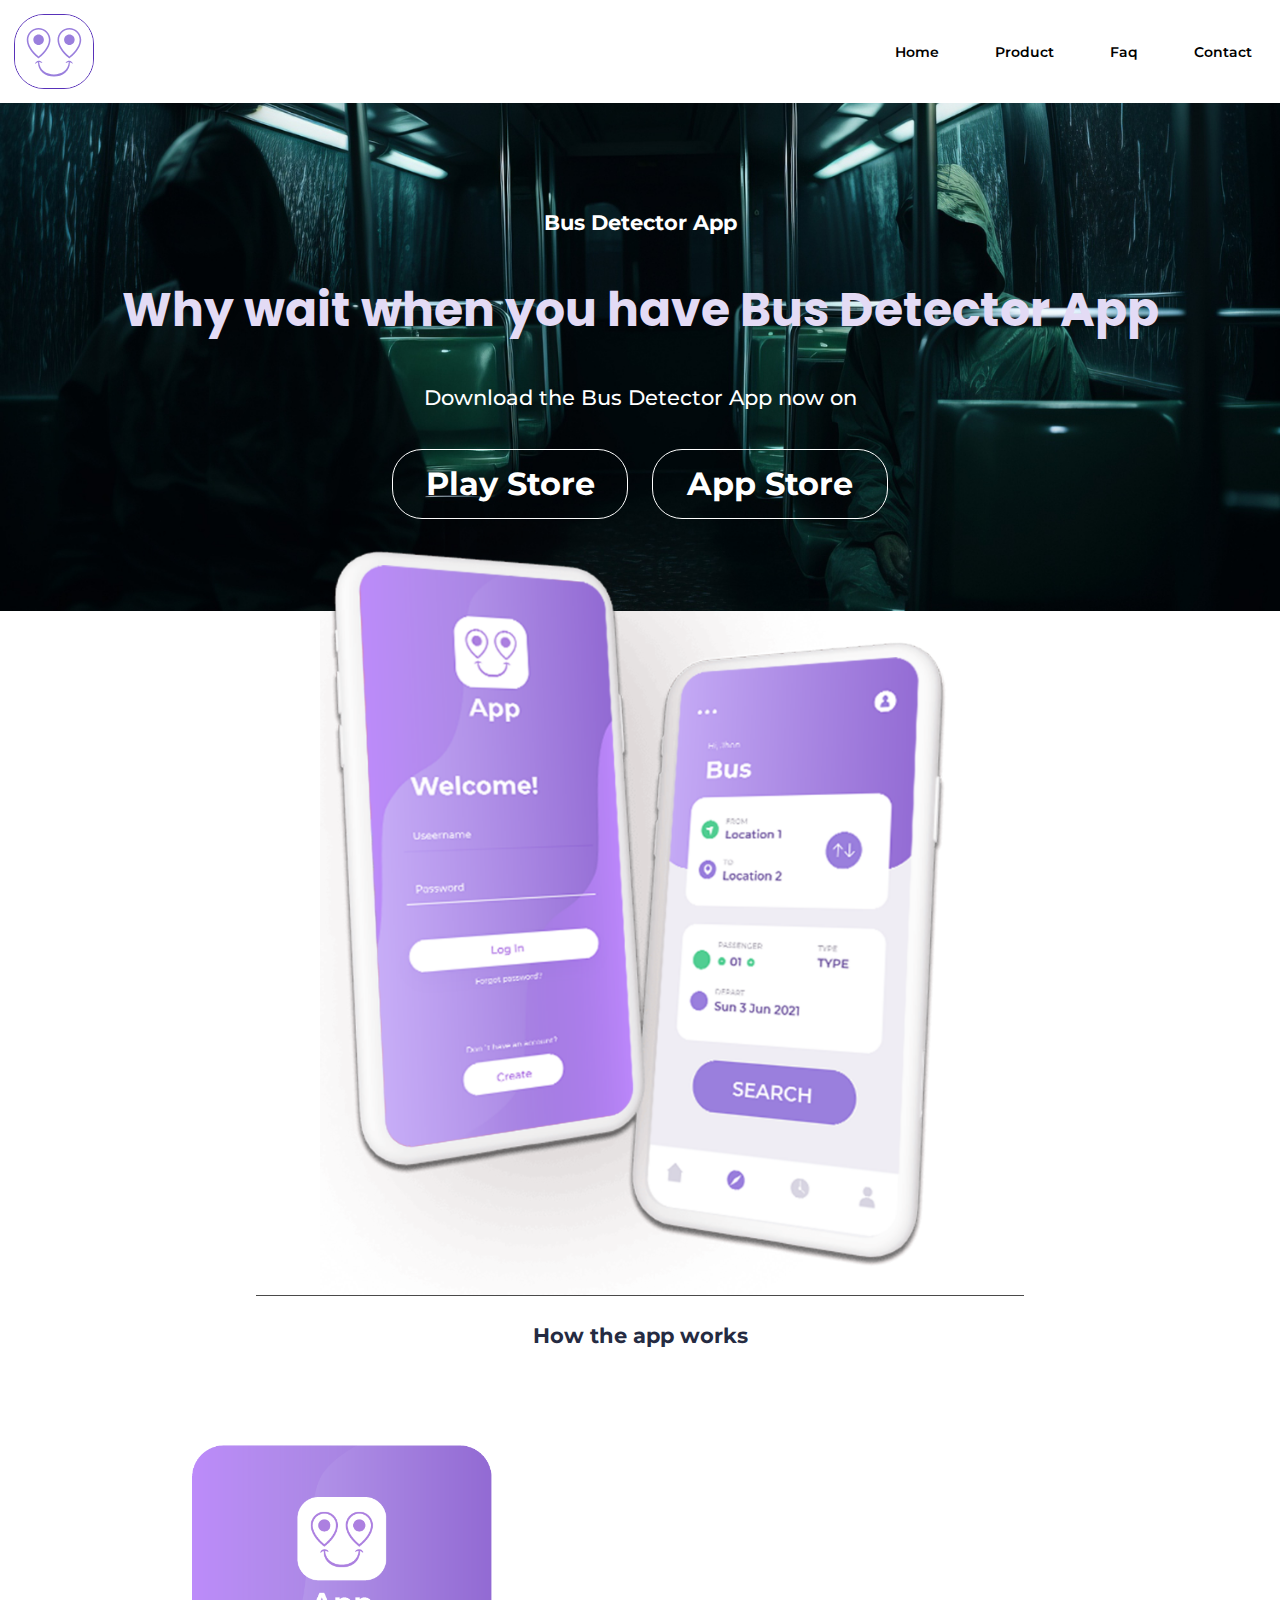
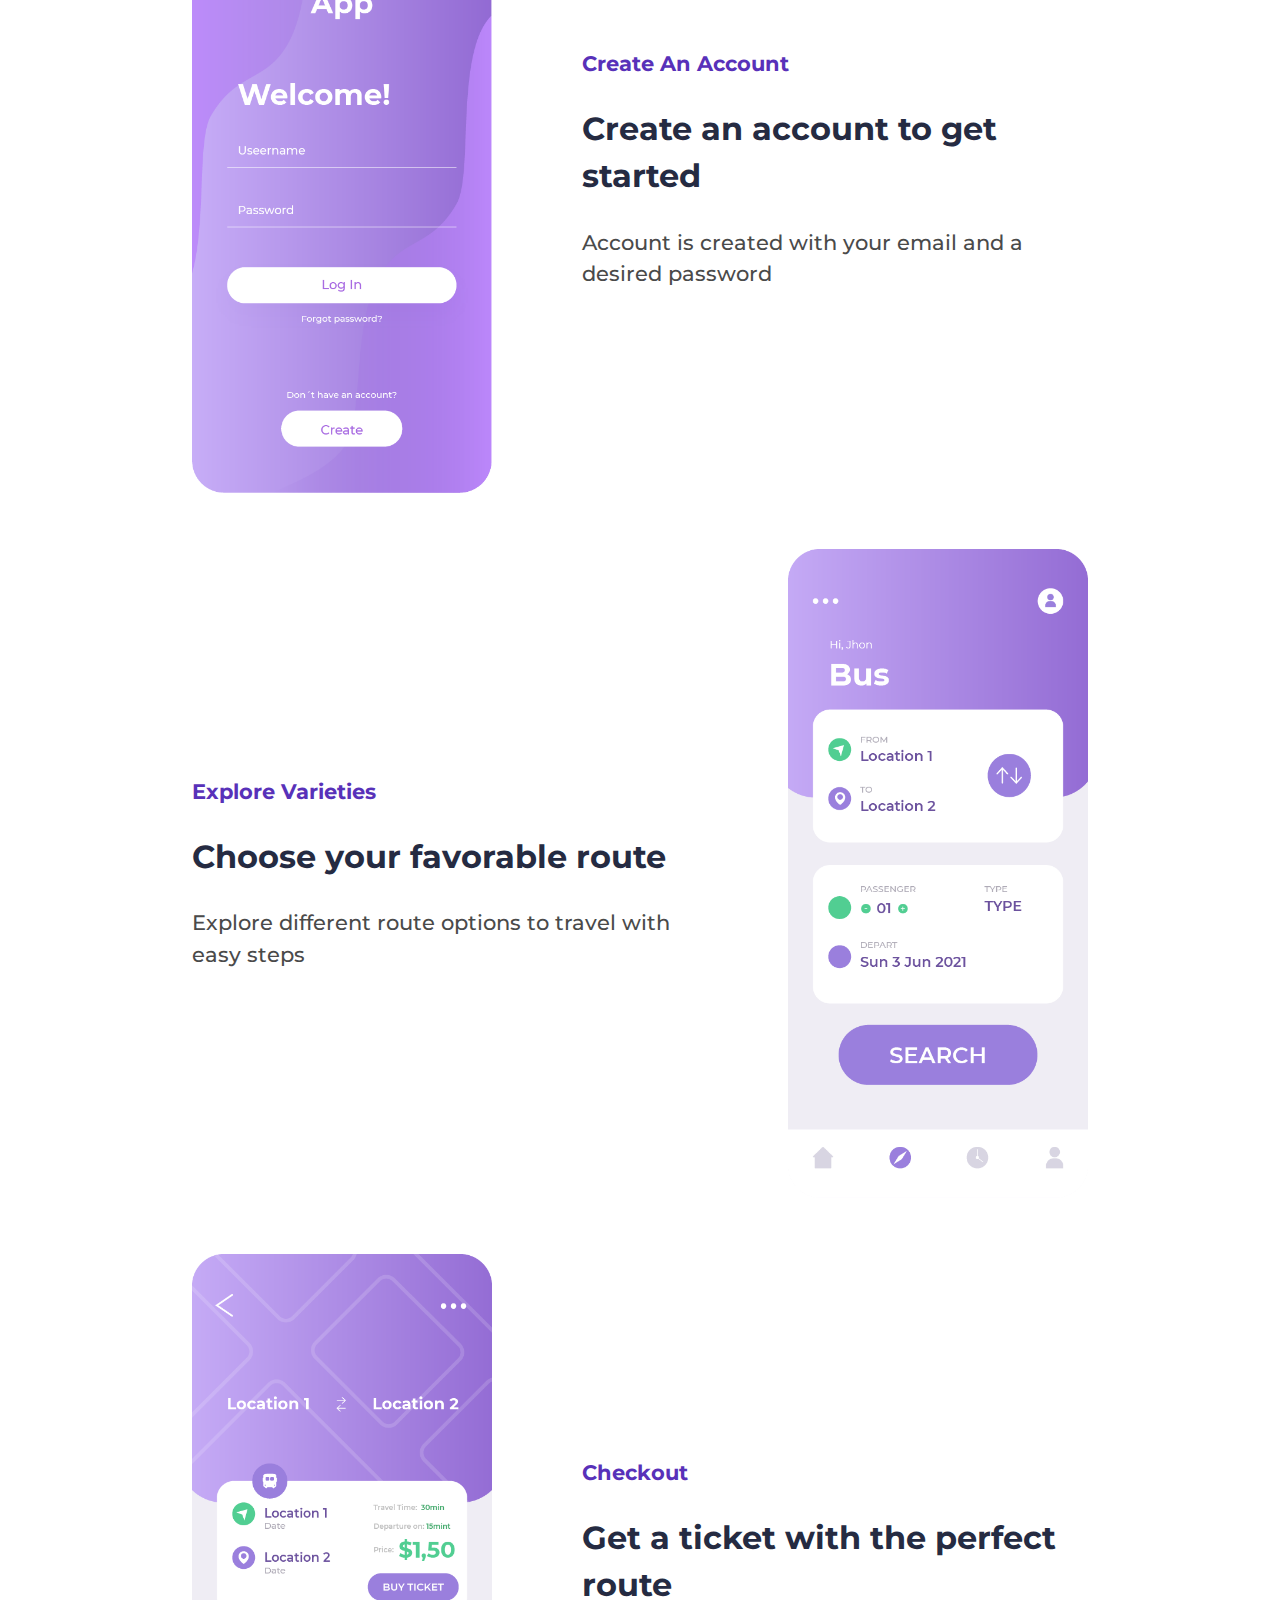
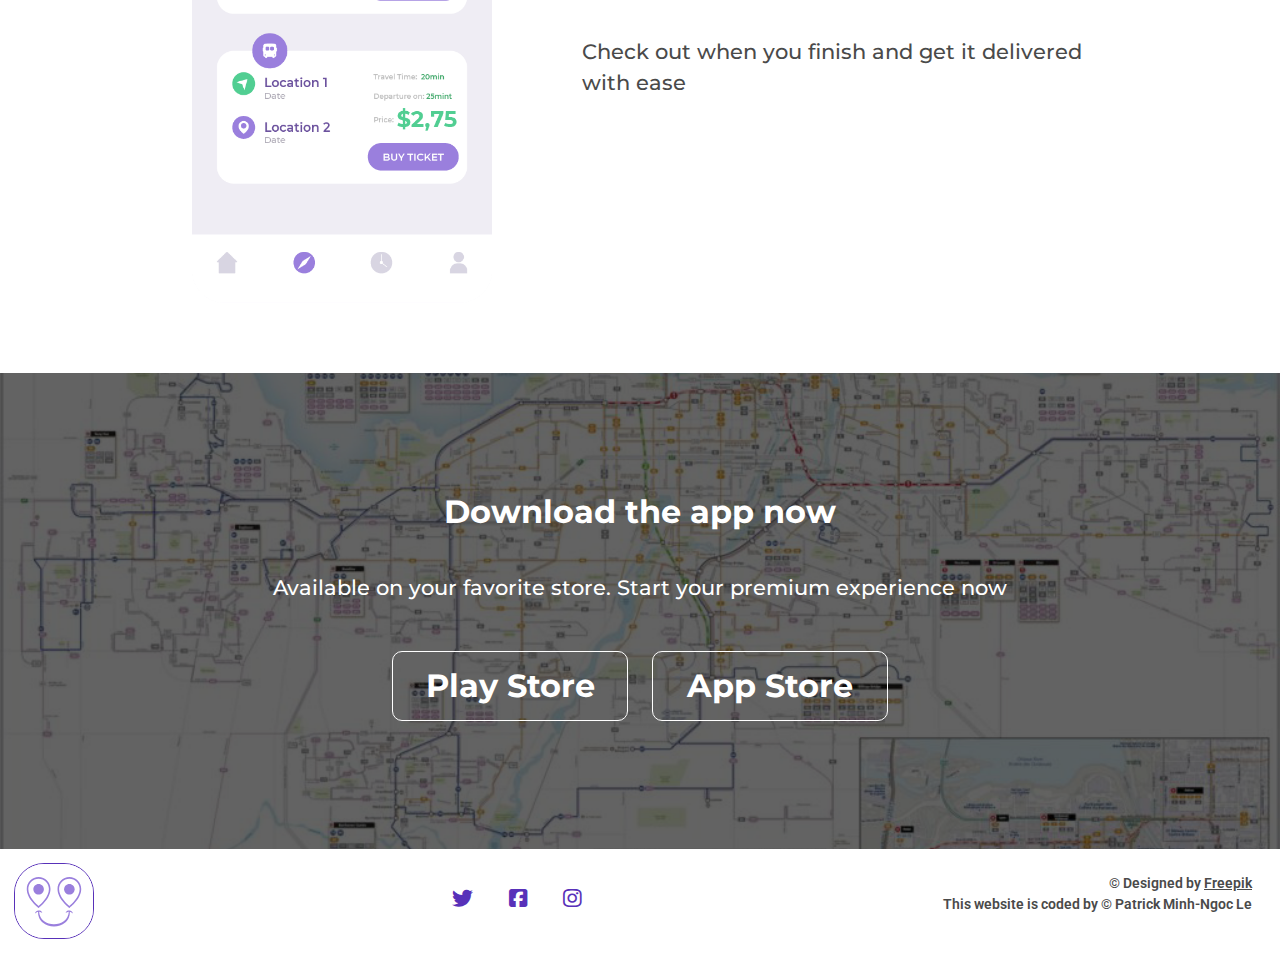
<file: index.html>
<!DOCTYPE html>
<html lang="en">

<head>
    <meta charset="UTF-8">
    <meta name="viewport" content="width=device-width, initial-scale=1.0">
    <title>Bus Detector App's Home Page</title>

    <!-- reset css -->
    <link rel="stylesheet" href="css/reset.css">

    <!-- google fonts -->
    <link rel="preconnect" href="https://fonts.googleapis.com">
    <link rel="preconnect" href="https://fonts.gstatic.com" crossorigin>
    <link
        href="https://fonts.googleapis.com/css2?family=Montserrat:ital,wght@0,100..900;1,100..900&family=Poppins:ital,wght@0,100;0,200;0,300;0,400;0,500;0,600;0,700;0,800;0,900;1,100;1,200;1,300;1,400;1,500;1,600;1,700;1,800;1,900&family=Roboto:ital,wght@0,100;0,300;0,400;0,500;0,700;0,900;1,100;1,300;1,400;1,500;1,700;1,900&display=swap"
        rel="stylesheet">

    <!-- icon link styles -->
    <link rel="stylesheet" href="https://cdnjs.cloudflare.com/ajax/libs/font-awesome/6.5.0/css/all.min.css">

    <!-- link to css -->
    <link rel="stylesheet" href="css/main.css">

</head>

<body>

    <div class="container">

        <ul role="list" class="skip-links">
            <li><a href="#menu-container">Skip to main nav</a></li>
            <li><a href="#divider">Skip to main content</a></li>
        </ul>

        <header>

            <!-- navigation bar -->
            <nav role="navigation">
                <!-- the logo section -->
                <ul itemscope itemtype="https://schema.org/Organization">
                    <li>
                        <a itemprop="url" href="/index.html"><img itemprop="logo" src="images/logo/Logo.svg"
                                alt="Bus Detector App" class="logo">
                        </a>
                    </li>
                </ul>
                <!-- the collapsable menu -->
                <div class="menu-container" id="menu-container">
                    <ul>
                        <!-- the checkbox for hamburger menu -->
                        <input type="checkbox" id="mark">
                        <span class="menu">
                            <li>
                                <a href="./index.html">Home</a>
                            </li>
                            <li>
                                <a href="#Product">Product</a>
                            </li>
                            <li>
                                <a href="./faq.html">Faq</a>
                            </li>
                            <li>
                                <a href="./contact.html">Contact</a>
                            </li>
                            <label for="mark">
                                <i class="fa-solid fa-x"></i>
                            </label>
                        </span>
                        <label for="mark">
                            <i class="fa-solid fa-bars"></i>
                        </label>
                    </ul>
                </div>
            </nav>

            <!-- banner -->
            <div role="banner" class="banner">
                <h3 role="heading">Bus Detector App</h3>
                <h1 role="heading">Why wait when you have Bus Detector App</h1>
                <h4>Download the Bus Detector App now on</h4>
                <div>
                    <a href="https://play.google.com/" aria-label="Go to Playstore to download" class="playstore"
                        role="button">Play Store</a>
                    <a href="https://www.apple.com/ca/app-store/" aria-label="Go to Appstore to download"
                        class="appstore" role="button">App Store</a>
                </div>
            </div>

        </header>
        <main role="main">

            <!-- introduction of phone app -->
            <div class="introimage">
                <div>
                    <img srcset="images/Phone_Images/Phones-544p.png 544w,
                        images/Phone_Images/Phones-1088p.png 1088w,
                        images/Phone_Images/Phones-3x.png 1632w" sizes="(min-width: 992px) 1632px,
                                (min-width: 601px) 1088px,
                                (max-width: 600px) 544px" src=".images/Phone_Images/Phones-1088p.png"
                        alt="introduction">
                </div>
            </div>

            <!-- how the app works -->
            <div class="divider" id="divider">
                <h3 role="heading">How the app works</h3>
            </div>

            <div class="container-app-info">

                <!-- create an account section -->
                <div role="article" class="re-order">
                    <div role="contentinfo" class="app-info">
                        <h3 role="heading">Create An Account</h3>
                        <h2>Create an account to get started</h2>
                        <h4>Account is created with your email and a desired password</h4>
                    </div>
                    <div class="des-img">
                        <picture>
                            <source srcset="images/Phone_Images/Welcome-510p.png,
                            images/Phone_Images/Welcome-1020p.png 2x,
                            images/Phone_Images/Welcome-1530p.png 3x" media="(min-width:992px)">
                            <source srcset="images/Phone_Images/Welcome-340p.png,
                            images/Phone_Images/Welcome-680p.png 2x,
                            images/Phone_Images/Welcome-1020p.png 3x" media="(min-width:600px)">
                            <source srcset="images/Phone_Images/Welcome-170p.png,
                            images/Phone_Images/Welcome-340p.png 2x,
                            images/Phone_Images/Welcome-510p.png 3x" media="(max-width:599px)">
                            <img src=".images/Phone_Images/Welcome-340p.png" alt="account login interface">
                        </picture>
                    </div>
                </div>

                <!-- explore varieties section -->
                <div role="article" class="re-order">
                    <div role="contentinfo" class="app-info">
                        <h3 role="heading">Explore Varieties</h3>
                        <h2>Choose your favorable route</h2>
                        <h4>Explore different route options to travel with easy steps</h4>
                    </div>
                    <div class="img-explore">
                        <picture>
                            <source srcset="images/Phone_Images/Info-510p.png,
                            images/Phone_Images/Info-1020p.png 2x,
                            images/Phone_Images/Info-1530p.png 3x" media="(min-width:992px)">
                            <source srcset="images/Phone_Images/Info-340p.png,
                            images/Phone_Images/Info-680p.png 2x,
                            images/Phone_Images/Info-1020p.png 3x" media="(min-width:600px)">
                            <source srcset="images/Phone_Images/Info-170p.png,
                            images/Phone_Images/Info-340p.png 2x,
                            images/Phone_Images/Info-510p.png 3x" media="(max-width:599px)">
                            <img src=".images/Phone_Images/Info-340p.png" alt="exploring the information">
                        </picture>
                    </div>
                </div>

                <!-- check out section -->
                <div role="article" class="re-order">
                    <div role="contentinfo" class="app-info">
                        <h3 role="heading">Checkout</h3>
                        <h2>Get a ticket with the perfect route</h2>
                        <h4>Check out when you finish and get it delivered with ease</h4>
                    </div>
                    <div class="des-img">
                        <picture>
                            <source srcset="images/Phone_Images/Ck-Out-510p.png,
                            images/Phone_Images/Ck-Out-1020p.png 2x,
                            images/Phone_Images/Ck-Out-1530p.png 3x" media="(min-width:992px)">
                            <source srcset="images/Phone_Images/Ck-Out-340p.png,
                            images/Phone_Images/Ck-Out-680p.png 2x,
                            images/Phone_Images/Ck-Out-1020p.png 3x" media="(min-width:600px)">
                            <source srcset="images/Phone_Images/Ck-Out-170p.png,
                            images/Phone_Images/Ck-Out-340p.png 2x,
                            images/Phone_Images/Ck-Out-510p.png 3x" media="(max-width:599px)">
                            <img src=".images/Phone_Images/Ck-Out-340p.png" alt="check out">
                        </picture>
                    </div>
                </div>
            </div>

            <!-- download section -->
            <div role="article" class="download">
                <h2 role="heading">Download the app now</h2>
                <h4 class="fdeskstop">Available on your favorite store. Start your premium experience now</h4>
                <h4 class="fmobile">Most calendars are designed for teams.</h4>
                <div>
                    <a href="https://play.google.com/" aria-label="Go to Playstore to download" class="fdeskstop"
                        role="button">Play Store</a>
                    <a href="https://www.apple.com/ca/app-store/" aria-label="Go to Appstore to download"
                        class="fdeskstop" role="button">App Store</a>
                    <a href="https://play.google.com/" aria-label="Go to Playstore to download" class="fmobile"
                        role="button">Buy Now</a>
                    <a href="https://www.apple.com/ca/app-store/" aria-label="Go to Appstore to download"
                        class="fmobile" role="button">Try For Free</a>
                </div>
            </div>

        </main>

        <footer>
            <div class="footer-container">
                <img itemprop="logo" src="images/logo/Logo.svg" alt="Bus Detector App" class="logo">
                <ul class="icon">
                    <li><a href="https://twitter.com/"><i class="fa-brands fa-twitter"></i></a></li>
                    <li><a href="https://www.facebook.com/"><i class="fa-brands fa-square-facebook"></i></a></li>
                    <li><a href="https://www.instagram.com/"><i class="fa-brands fa-instagram"></i></a></li>
                    <li><a href="https://www.linkedin.com/"><i class="fa-brands fa-linkedin"></i></a></li>
                </ul>
                <div>
                    <p class="copy"> &copy; <a href="http://www.freepik.com"
                            aria-label="Go to the designer's page">Designed by <u>Freepik</u></a></p>
                    <p class="mine">This website is coded by &copy; Patrick Minh-Ngoc Le</p>
                </div>
            </div>
        </footer>

    </div>

</body>

</html>
</file>
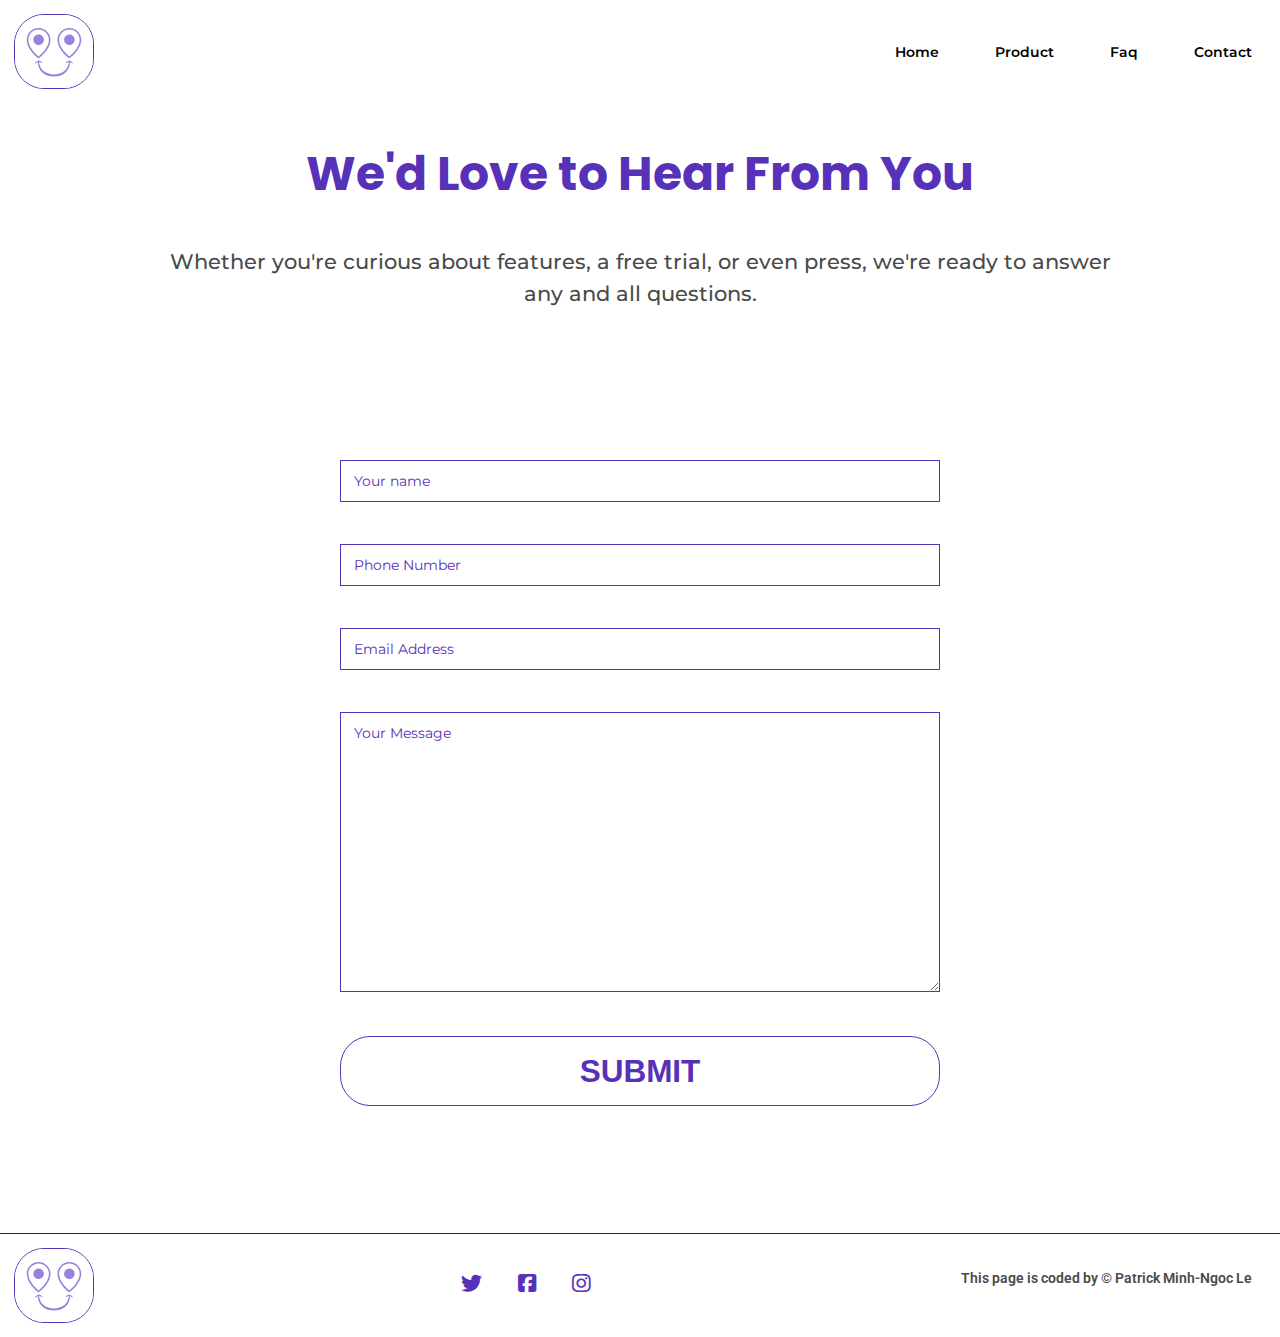
<file: contact.html>
<!DOCTYPE html>
<html lang="en">

<head>
    <meta charset="UTF-8">
    <meta name="viewport" content="width=device-width, initial-scale=1.0">
    <title>Bus Detector App's Contact Page</title>

    <!-- reset css -->
    <link rel="stylesheet" href="css/reset.css">

    <!-- google fonts -->
    <link rel="preconnect" href="https://fonts.googleapis.com">
    <link rel="preconnect" href="https://fonts.gstatic.com" crossorigin>
    <link
        href="https://fonts.googleapis.com/css2?family=Montserrat:ital,wght@0,100..900;1,100..900&family=Poppins:ital,wght@0,100;0,200;0,300;0,400;0,500;0,600;0,700;0,800;0,900;1,100;1,200;1,300;1,400;1,500;1,600;1,700;1,800;1,900&family=Roboto:ital,wght@0,100;0,300;0,400;0,500;0,700;0,900;1,100;1,300;1,400;1,500;1,700;1,900&display=swap"
        rel="stylesheet">

    <!-- icon link styles -->
    <link rel="stylesheet" href="https://cdnjs.cloudflare.com/ajax/libs/font-awesome/6.5.0/css/all.min.css">

    <!-- link to css -->
    <link rel="stylesheet" href="css/main.css">
    <link rel="stylesheet" href="css/contactstyle.css">

</head>

<body>

    <div class="container">

        <ul role="list" class="skip-links">
            <li><a href="#menu-container">Skip to main nav</a></li>
            <li><a href="#divider">Skip to main content</a></li>
        </ul>

        <header>

            <!-- navigation bar -->
            <nav role="navigation">
                <!-- the logo section -->
                <ul itemscope itemtype="https://schema.org/Organization">
                    <li>
                        <a itemprop="url" href="/index.html"><img itemprop="logo" src="images/logo/Logo.svg"
                                alt="Bus Detector App" class="logo">
                        </a>
                    </li>
                </ul>
                <!-- the collapsable menu -->
                <div class="menu-container" id="menu-container">
                    <ul>
                        <!-- the checkbox for hamburger menu -->
                        <input type="checkbox" id="mark">
                        <span class="menu">
                            <li>
                                <a href="./index.html">Home</a>
                            </li>
                            <li>
                                <a href="#Product">Product</a>
                            </li>
                            <li>
                                <a href="./faq.html">Faq</a>
                            </li>
                            <li>
                                <a href="./contact.html">Contact</a>
                            </li>
                            <label for="mark">
                                <i class="fa-solid fa-x"></i>
                            </label>
                        </span>
                        <label for="mark">
                            <i class="fa-solid fa-bars"></i>
                        </label>
                    </ul>
                </div>
            </nav>

        </header>
        <main role="main">

            <!-- this is the h1 text -->
            <div role="contentinfo" class="intro">
                <h1 role="heading">We'd Love to Hear From You</h1>
                <h4 role="heading">Whether you're curious about features, a free trial, or even press, we're ready to
                    answer any and all questions.</h4>
            </div>

            <!-- this is the form for contact -->
            <div class="container-app-info container-form">
                <form role="form">
                    <div class="input-group">
                        <input type="text" id="name" required>
                        <label for="name"><i class="fa-solid fa-user"></i> Your name</label>
                    </div>
                    <div class="input-group">
                        <input type="text" id="number" required>
                        <label for="number"><i class="fa-solid fa-phone"></i> Phone Number</label>
                    </div>
                    <div class="input-group">
                        <input type="email" id="email" required>
                        <label for="email"><i class="fa-solid fa-envelope"></i> Email Address</label>
                    </div>
                    <div class="input-group">
                        <textarea id="message" rows="10" required></textarea>
                        <label for="mesage"><i class="fa-solid fa-comment"></i> Your Message</label>
                    </div>
                    <button type="submit">SUBMIT <i class="fa-solid fa-paper-plane"></i> </button>
                </form>
            </div>

        </main>

        <footer>
            <div class="footer-container">
                <img itemprop="logo" src="images/logo/Logo.svg" alt="Bus Detector App" class="logo">
                <ul class="icon">
                    <li><a href="https://twitter.com/"><i class="fa-brands fa-twitter"></i></a></li>
                    <li><a href="https://www.facebook.com/"><i class="fa-brands fa-square-facebook"></i></a></li>
                    <li><a href="https://www.instagram.com/"><i class="fa-brands fa-instagram"></i></a></li>
                    <li><a href="https://www.linkedin.com/"><i class="fa-brands fa-linkedin"></i></a></li>
                </ul>
                <div>
                    <p class="mine">This page is coded by &copy; Patrick Minh-Ngoc Le</p>
                </div>
            </div>
        </footer>

    </div>

</body>

</html>
</file>
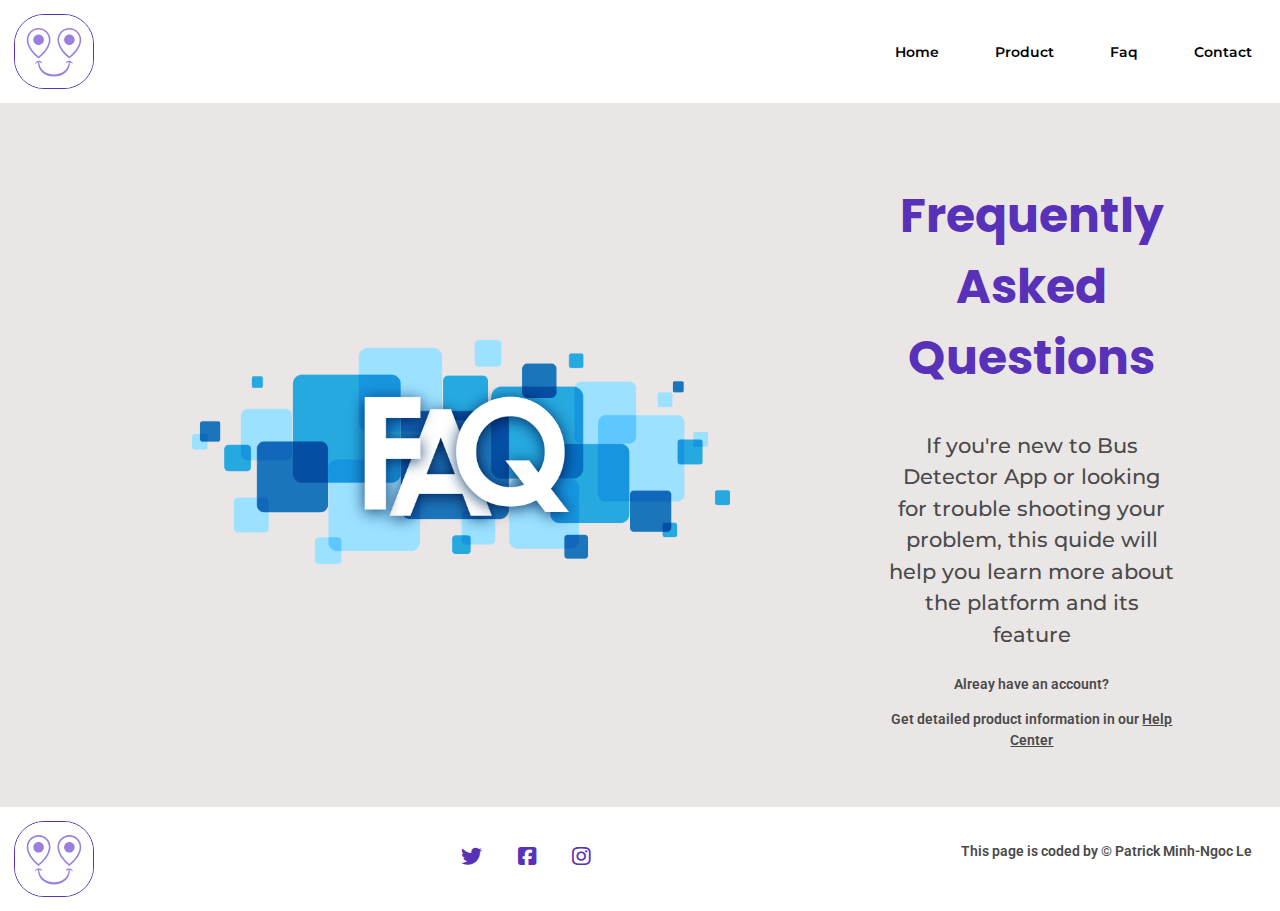
<file: faq.html>
<!DOCTYPE html>
<html lang="en">

<head>
    <meta charset="UTF-8">
    <meta name="viewport" content="width=device-width, initial-scale=1.0">
    <title>Bus Detector App's FAQs Page</title>

    <!-- reset css -->
    <link rel="stylesheet" href="css/reset.css">

    <!-- google fonts -->
    <link rel="preconnect" href="https://fonts.googleapis.com">
    <link rel="preconnect" href="https://fonts.gstatic.com" crossorigin>
    <link
        href="https://fonts.googleapis.com/css2?family=Montserrat:ital,wght@0,100..900;1,100..900&family=Poppins:ital,wght@0,100;0,200;0,300;0,400;0,500;0,600;0,700;0,800;0,900;1,100;1,200;1,300;1,400;1,500;1,600;1,700;1,800;1,900&family=Roboto:ital,wght@0,100;0,300;0,400;0,500;0,700;0,900;1,100;1,300;1,400;1,500;1,700;1,900&display=swap"
        rel="stylesheet">

    <!-- icon link styles -->
    <link rel="stylesheet" href="https://cdnjs.cloudflare.com/ajax/libs/font-awesome/6.5.0/css/all.min.css">

    <!-- link to css -->
    <link rel="stylesheet" href="css/main.css">
    <link rel="stylesheet" href="css/faqstyle.css">

</head>

<body>

    <div class="container">

        <ul role="list" class="skip-links">
            <li><a href="#menu-container">Skip to main nav</a></li>
            <li><a href="#divider">Skip to main content</a></li>
        </ul>

        <header>

            <!-- navigation bar -->
            <nav role="navigation">
                <!-- the logo section -->
                <ul itemscope itemtype="https://schema.org/Organization">
                    <li>
                        <a itemprop="url" href="/index.html"><img itemprop="logo" src="images/logo/Logo.svg"
                                alt="Bus Detector App" class="logo">
                        </a>
                    </li>
                </ul>
                <!-- the collapsable menu -->
                <div class="menu-container" id="menu-container">
                    <ul>
                        <!-- the checkbox for hamburger menu -->
                        <input type="checkbox" id="mark">
                        <span class="menu">
                            <li>
                                <a href="./index.html">Home</a>
                            </li>
                            <li>
                                <a href="#Product">Product</a>
                            </li>
                            <li>
                                <a href="./faq.html">Faq</a>
                            </li>
                            <li>
                                <a href="./contact.html">Contact</a>
                            </li>
                            <label for="mark">
                                <i class="fa-solid fa-x"></i>
                            </label>
                        </span>
                        <label for="mark">
                            <i class="fa-solid fa-bars"></i>
                        </label>
                    </ul>
                </div>
            </nav>

        </header>
        <main role="main">
            <div class="container-faq">
                <div class="container-app-info">
                    <img src="./images/FAQ-Logo.png" alt="">
                    <article role="article">
                        <h1 role="heading">Frequently Asked Questions </h1>
                        <h4 role="heading">If you're new to Bus Detector App or looking for trouble shooting your
                            problem, this quide will help you learn more about the platform and its feature</h4>
                        <p>Alreay have an account?</p>
                        <p>Get detailed product information in our <a href="https://help.shopify.com/en/">Help
                                Center</a></p>
                    </article>

                </div>
            </div>


        </main>

        <footer>
            <div class="footer-container">
                <img itemprop="logo" src="images/logo/Logo.svg" alt="Bus Detector App" class="logo">
                <ul class="icon">
                    <li><a href="https://twitter.com/"><i class="fa-brands fa-twitter"></i></a></li>
                    <li><a href="https://www.facebook.com/"><i class="fa-brands fa-square-facebook"></i></a></li>
                    <li><a href="https://www.instagram.com/"><i class="fa-brands fa-instagram"></i></a></li>
                    <li><a href="https://www.linkedin.com/"><i class="fa-brands fa-linkedin"></i></a></li>
                </ul>
                <div>
                    <p class="mine">This page is coded by &copy; Patrick Minh-Ngoc Le</p>
                </div>
            </div>
        </footer>

    </div>

</body>

</html>
</file>
<file: css/main.css>
/* general styling */
html {
    font-family: "Montserrat", sans-serif;
    font-style: normal;
    font-size: 12px;
}

/* set the var */
:root {
    --coloraccent: #5831B9;
    --colorsub: #4A4A4A;
    --colormain: #252B42;
    --coloroff: #FFFFFF;
    --colortpr: rgba(0, 0, 0, 0);
    --colorbg: #ebe6e6;
    --lv1-mobile: 2.25em;
    --lv1-desktop: 3.375em;
    --lv2: 2.25em;
    --lv3: 1.5em;
}

/* style all the texts */
h1 {
    font-weight: 700;
    font-size: var(--lv1-mobile);
    line-height: 1.5em;
    text-align: center;
    color: var(--coloraccent);
    margin: 36px;
}

h2 {
    font-weight: 700;
    font-size: var(--lv2);
    line-height: 1.5em;
    text-align: center;
    color: var(--colormain);
    margin: 36px;
}

h3 {
    line-height: 1.5em;
    font-weight: 700;
    font-size: var(--lv3);
    text-align: center;
    color: var(--coloraccent);
    margin: 24px;
}

h4 {
    line-height: 1.5em;
    font-weight: 500;
    font-size: var(--lv3);
    text-align: center;
    color: var(--colorsub);
    margin: 24px;
}

p {
    font-family: "Roboto", sans-serif;
    color: var(--colorsub);
    font-weight: 600;
    line-height: 1.5em;
    margin: 1em;
}

*,
*::after,
*::before {
    box-sizing: border-box;
    line-height: inherit;
}

.clearfix::after {
    content: '';
    display: table;
    clear: both;
}

/* image scale with the size of its container */
img,
picture {
    width: 100%;
    display: block;
}

/* link, visited, hover/focus, active , no underline, font size*/
a,
a:link,
a:visited {
    color: inherit;
}

a {
    text-decoration: none;
    font-size: 1em;
    font-weight: 600;
    text-align: center;
    color: var(--colormain);
}

/* skip links */
.skip-links a {
    position: absolute;
    top: -3em;
    background-color: black;
    color: white;
    font-weight: bold;
}

.skip-links a:focus {
    top: 0;
    outline: 4px solid black;
}

/* dress button */
.banner a,
.download a {
    color: var(--coloraccent);
    font-weight: 700;
    font-size: var(--lv2);
    line-height: 36px;
    width: 236px;
    border: 1px solid var(--coloraccent);
    border-radius: 30px;
    padding: 16px 32px 16px 32px;
    align-self: center;
    margin: 12px;
    cursor: pointer;
}

/* keyframes animation for buttons */
@keyframes flip {
    0% {
        transform: rotateY(0);
    }

    50% {
        transform: rotateY(180deg);
    }

    100% {
        transform: rotateY(360deg);
    }
}

/* animation when hovering over buttons */
.banner a:hover,
.download a:hover {
    animation: flip 0.4s cubic-bezier(0.455, 0.030, 0.515, 0.955) both;
}

/* button hover */
.banner a:hover,
.banner a:focus,
.download a:hover,
.download a:focus {
    color: var(--coloroff);
    background-color: var(--coloraccent);
}

/* button at download section */
.download div {
    display: flex;
    justify-content: center;
    margin: 36px;
}

.download a {
    border-radius: 10px;
    border-color: var(--coloroff);
    color: var(--coloroff);
}

.fdeskstop {
    display: none;
}

/* banner's buttons flows */
.banner div {
    margin-inline: auto;
    display: flex;
    flex-direction: column;
}

/* banner background color */
.banner {
    background-color: var(--colorbg);
    padding: 80px 0 80px 0;
}

.banner h3,
.banner h4 {
    color: var(--colormain);
}

/* navigation bar */
/* main logo */
.logo {
    width: 80px;
    border: 0.5px solid var(--coloraccent);
    border-radius: 30px;
    /* margin: 1em; */
}

nav {
    display: flex;
    justify-content: space-between;
    align-items: center;
    padding: 1em;
}

/* hamburger menu */
.menu li {
    display: block;
    position: relative;
    text-align: center;
    margin: 2em;
    width: 100%;
    box-sizing: border-box;
    transition: all 0.2s ease-in-out;
}

.menu li:last-of-type {
    margin-right: 1em;
}

.menu li:focus,
.menu li:hover {
    color: var(--coloraccent);
    transform: scaleY(1.5);
}

.fa-solid {
    position: absolute;
    color: var(--coloraccent);
    font-size: var(--lv2);
    cursor: pointer;
    display: none;
    right: 0.5em;
    top: 2em;
    transform: translateY(-50%);
}

/* hiding the checkbox input */
#mark {
    display: none;
}

/* intro image section */
.introimage {
    margin-top: -100px;
}

.introimage div {
    width: 80%;
    margin-inline: auto;
}

/* divider section */
.divider {
    border-bottom: 1px solid var(--colorsub);
}

.divider h3 {
    color: var(--colormain);
}


/* all the info sections */
/* set the width of the container */
.container-app-info {
    width: 80%;
    margin-inline: auto;
    padding: 3em 0;
}

/* image size */
.des-img,
.img-explore {
    width: 50%;
    margin-inline: auto;
}

/* set the photo center */
picture {
    display: flex;
    justify-content: center;
    margin: 2em 0 2em 0;
}

/* download section */
.download {
    background-color: var(--colormain);
    color: var(--coloroff);
    padding: 80px 0 80px 0;
}

.download h2 {
    color: var(--coloroff);
    padding: 0 32px 0 32px;
}

.download h4 {
    padding: 0 32px 0 32px;
    color: var(--coloroff);
}

/* animation for the heading at the download section */
/* keyframe */
@keyframes wave {

    0%,
    50%,
    100% {
        color: var(--coloroff);
        transform: scale(1);
    }

    25% {
        color: var(--coloraccent);
        transform: scale(1, 2);
    }

    75% {
        color: red;
        transform: scale(1, 0.5);
    }
}

.download h2:hover {
    animation-name: wave;
    animation-duration: 1s;
    animation-iteration-count: infinite;
}

/* footer logo */
.footer-container {
    padding: 1em;
}

footer .logo {
    display: none;
}

/* footer icon */
.icon {
    text-align: center;
}

.fa-brands {
    color: var(--coloraccent);
    font-size: var(--lv3);
    margin: 16px;
    margin-bottom: 0;
}

.icon li {
    display: inline-block;
}

.fa-instagram {
    display: none;
}

/* footer credit */
.footer-container div {
    margin-bottom: 1em;
}

.copy {
    display: none;
}

footer p {
    text-align: center;
}

/******** set the condition for the hamburger menu only for mobile *******/

@media screen and (max-width: 599px) {

    /* display the menu vertically but hide it on the side */
    .menu {
        display: flex;
        flex-direction: column;
        align-items: center;
        justify-content: center;
        width: 80%;
        height: 100vh;
        position: fixed;
        top: 0;
        right: -100%;
        z-index: 100;
        background-color: var(--colormain);
        color: var(--coloroff);
        /* font-weight: bolder; */
        transition: all 0.2s ease-in-out;
    }

    .menu li {
        margin-top: 40px;
    }

    .menu a {
        padding: 10px;
    }

    .fa-solid {
        display: block;
    }

    #mark:checked~.menu {
        right: 0;
    }

}


/************************************/
/********** tablet style ************/
/************************************/
@media screen and (min-width: 600px) {

    /* hide the hamburger */
    nav label,
    #mark {
        display: none;
    }

    nav {
        width: 100%;
    }

    .menu-container {
        display: block;
    }

    .menu {
        display: flex;
    }

    .menu li {
        display: inline-block;
        position: relative;
    }

    /* banner section */
    /* background image at banner section */
    .banner {
        background-image: url(../images/banner.jpg);
        background-repeat: no-repeat;
        background-size: cover;
        background-position: center;
    }

    /* change color of the text */
    .banner h3,
    .banner h4 {
        color: var(--coloroff);
    }

    h1 {
        color: #E3DBF5;
    }

    /* change the direction of buttons order */
    .banner div {
        flex-direction: row;
        justify-content: center;
    }

    /* change color of the button */
    .banner a {
        color: var(--coloroff);
        border-color: var(--coloroff);
    }

    /* change color button's border when hover */
    .banner a:hover,
    .banner a:focus,
    .fdeskstop:hover,
    .fdeskstop:focus {
        border-color: var(--coloraccent);
    }

    /* phone app image introduction */
    .introimage div {
        width: 50%;
        margin-inline: auto;
    }

    /* divider section */
    .divider {
        border-bottom: none;
        border-top: 1px solid var(--colorsub);
        width: 60%;
        margin-inline: auto;
    }

    /******** re-order inside the section ********/
    /* create an account section */
    .container-app-info {
        width: 70%;
    }

    .re-order {
        display: flex;
        gap: 10%;
        /* width: 540px; */
    }

    .app-info {
        width: 100%;
        display: flex;
        flex-direction: column;
        justify-content: center;
    }

    .des-img {
        order: -1;
    }

    .des-img,
    .img-explore {
        margin-inline: auto;
    }

    picture {
        width: 300px;
        max-width: 100%;
    }

    .re-order h3,
    .re-order h2,
    .re-order h4 {
        text-align: left;
        margin: 0.5em 0 0.5em 0;
    }

    /* download section background image */
    .download {
        background-image: url(../images/banner-map.png);
        background-repeat: no-repeat;
        background-size: cover;
        background-position: center;
    }

    /* change the button name */
    .fdeskstop {
        display: block;
    }

    .fmobile {
        display: none;
    }

    /*********** footer change ******/
    .mine {
        display: none;
    }

    .copy {
        display: block;
    }

    .fa-instagram {
        display: inline-block;
    }

    .fa-linkedin {
        display: none;
    }
}

/************************************/
/********** deskstop style **********/
/************************************/
@media screen and (min-width: 768px) {

    /* change global font size */
    html {
        font-size: 14px;
    }

    /* change font style for h1 */
    h1 {
        font-family: "Poppins", sans-serif;
        font-size: var(--lv1-desktop);
    }

    picture {
        max-width: 100%;
    }

    /* .re-order {
            width: 730px;
        } */

    /* footer change */
    .mine,
    footer .logo {
        display: block;
    }

    .footer-container {
        display: flex;
        justify-content: space-between;
        align-items: center;
    }

    footer p {
        text-align: right;
        margin: 0;
        margin-right: 1em;
    }

    .fa-brands {
        margin-bottom: 1em;
    }
}
</file>
<file: css/contactstyle.css>
/* introduction section */
.intro {
    margin: 0 auto;
    max-width: 400px;
}

/* make the form flex vertical */
.container-form {
    width: 100%;
    height: 100vh;
    display: flex;
    flex-direction: column;
    align-items: center;
    justify-content: center;
}

form {
    width: 100%;
    max-width: 600px;
    margin: 0 auto;
}

/* make the label text inside the input field */
.input-group {
    margin-bottom: 3em;
    position: relative;
}

.input-group input, textarea {
    width: 100%;
    outline: 0;
    border: 1px solid var(--coloraccent);
    background: transparent;
    font-size: 1em;
    padding: 1em;
}

.input-group input {
    height: 3em;
}

textarea {
    height: 20em;
}

.input-group label {
    height: 100%;
    position: absolute;
    left: 0;
    top: 0;
    padding: 1em;
    color: var(--coloraccent);
    cursor: text;
    transition: 0.2s;
}

/* dressing the button and hover it */
button {
    color: var(--coloraccent);
    font-weight: 700;
    font-size: var(--lv2);
    line-height: 36px;
    width: 100%;
    border: 1px solid var(--coloraccent);
    border-radius: 30px;
    padding: 16px 32px;
    cursor: pointer;
    background-color: transparent;
}

button:hover,
button:focus {
    color: var(--coloroff);
    background-color: var(--coloraccent);
}

button:hover .fa-paper-plane,
button:focus .fa-paper-plane {
    color: var(--coloroff);
}

/* add animation to move the label when typing */
.input-group input:focus~ label,
.input-group input:valid~ label,
textarea:focus~label,
textarea:valid~label {
    top: -35px;
}

/* give footer a top border */
footer {
    border-top: 1px solid var(--colormain);
}

/********** tablet size and above ***********/
@media screen and (min-width: 600px) {
    h1 {
        color: var(--coloraccent);
    }

    .intro {
        max-width: 1000px;
    }
    .mine {
        display: block;
    }
}
</file>
<file: css/faqstyle.css>
/* put in the background color */
.container-faq {
    background-color: var(--colorbg);
}
/* keep the dominant color */
h1 {
    color: var(--coloraccent);
}

article {
    text-align: center; 
}

/* put the link with underline */
article a {
    text-decoration: underline;
}

/************************************/
/*** tablet style ***/
/************************************/
@media screen and (min-width: 600px) {
    .mine {
        display: block;
    }
}

/************************************/
/*** desktop style ***/
/************************************/
@media screen and (min-width: 768px) {
    /* re-order the faq design */
    .container-app-info {
        display: flex;
        justify-content: space-around;
       align-items: center;
        gap: 15%;
    }
   
    .container-app-info img {
        width: 60%;
        height: auto;
    }

}
</file>
